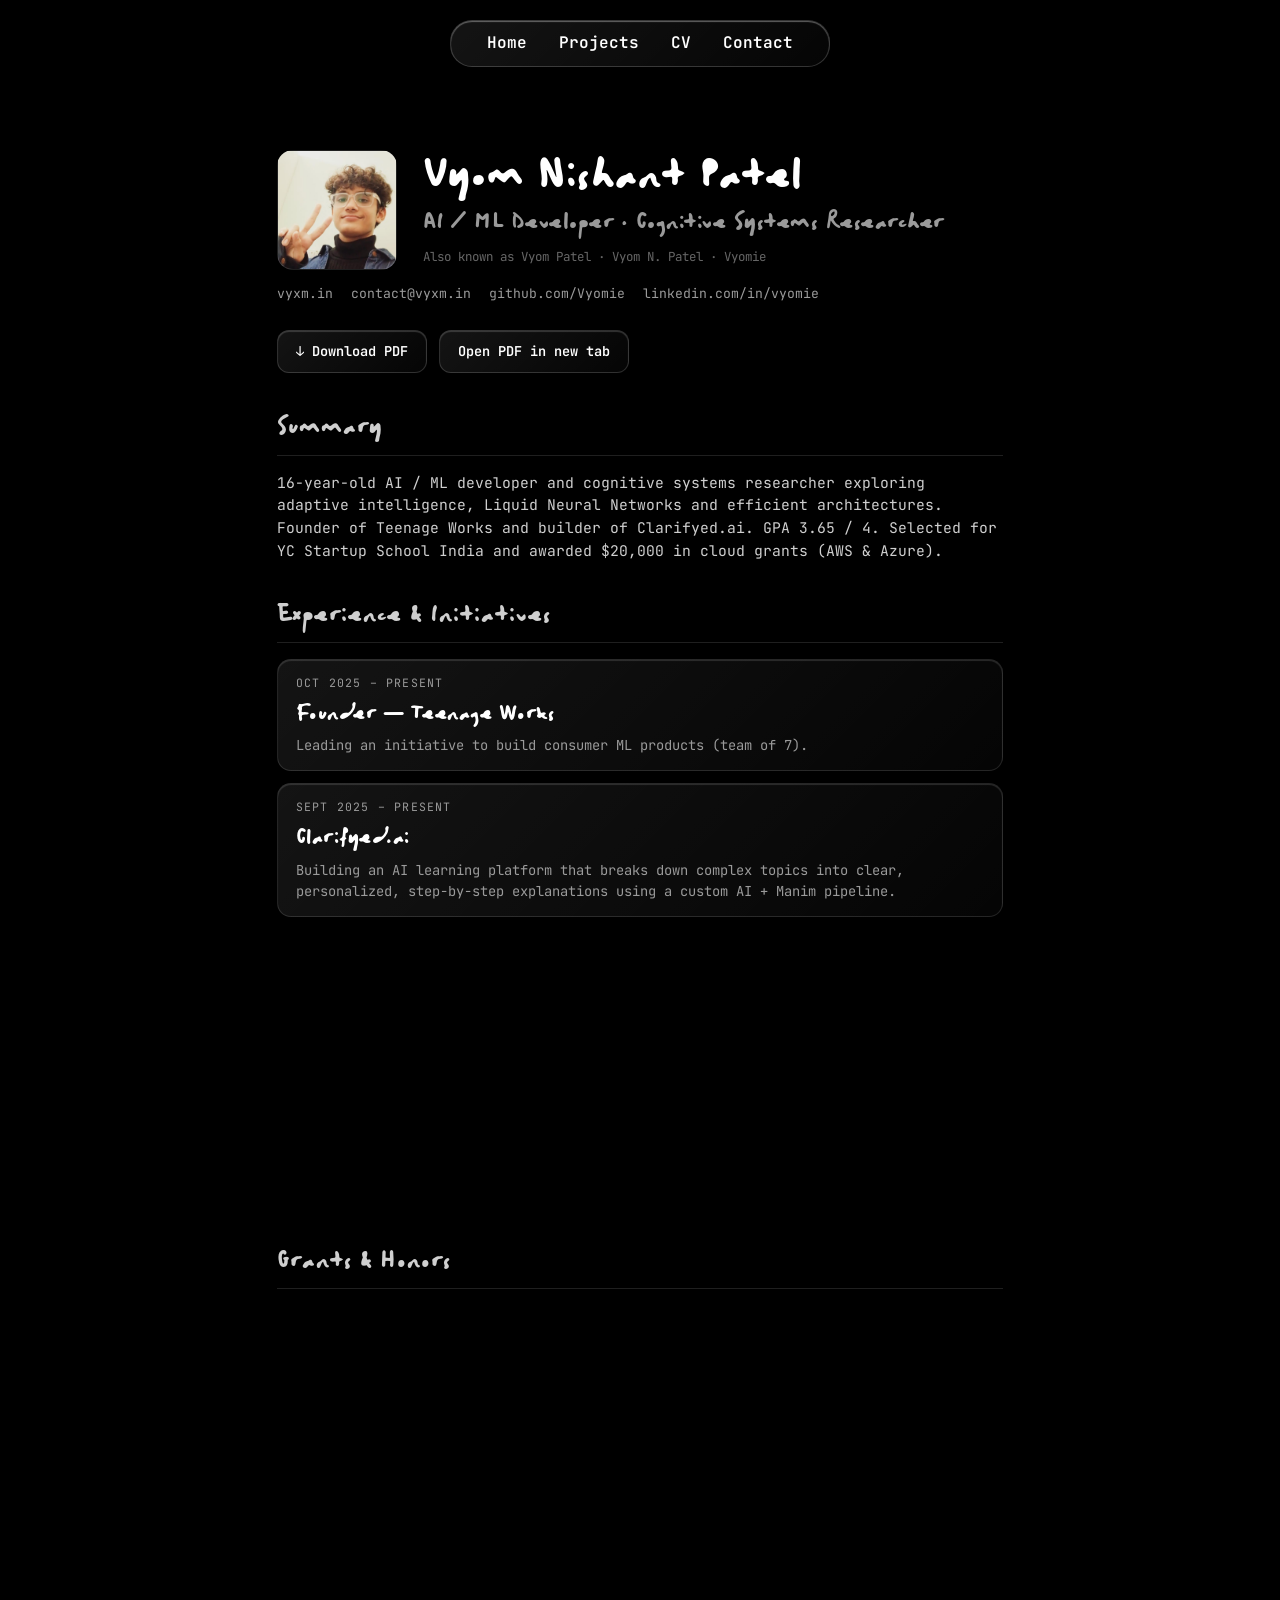
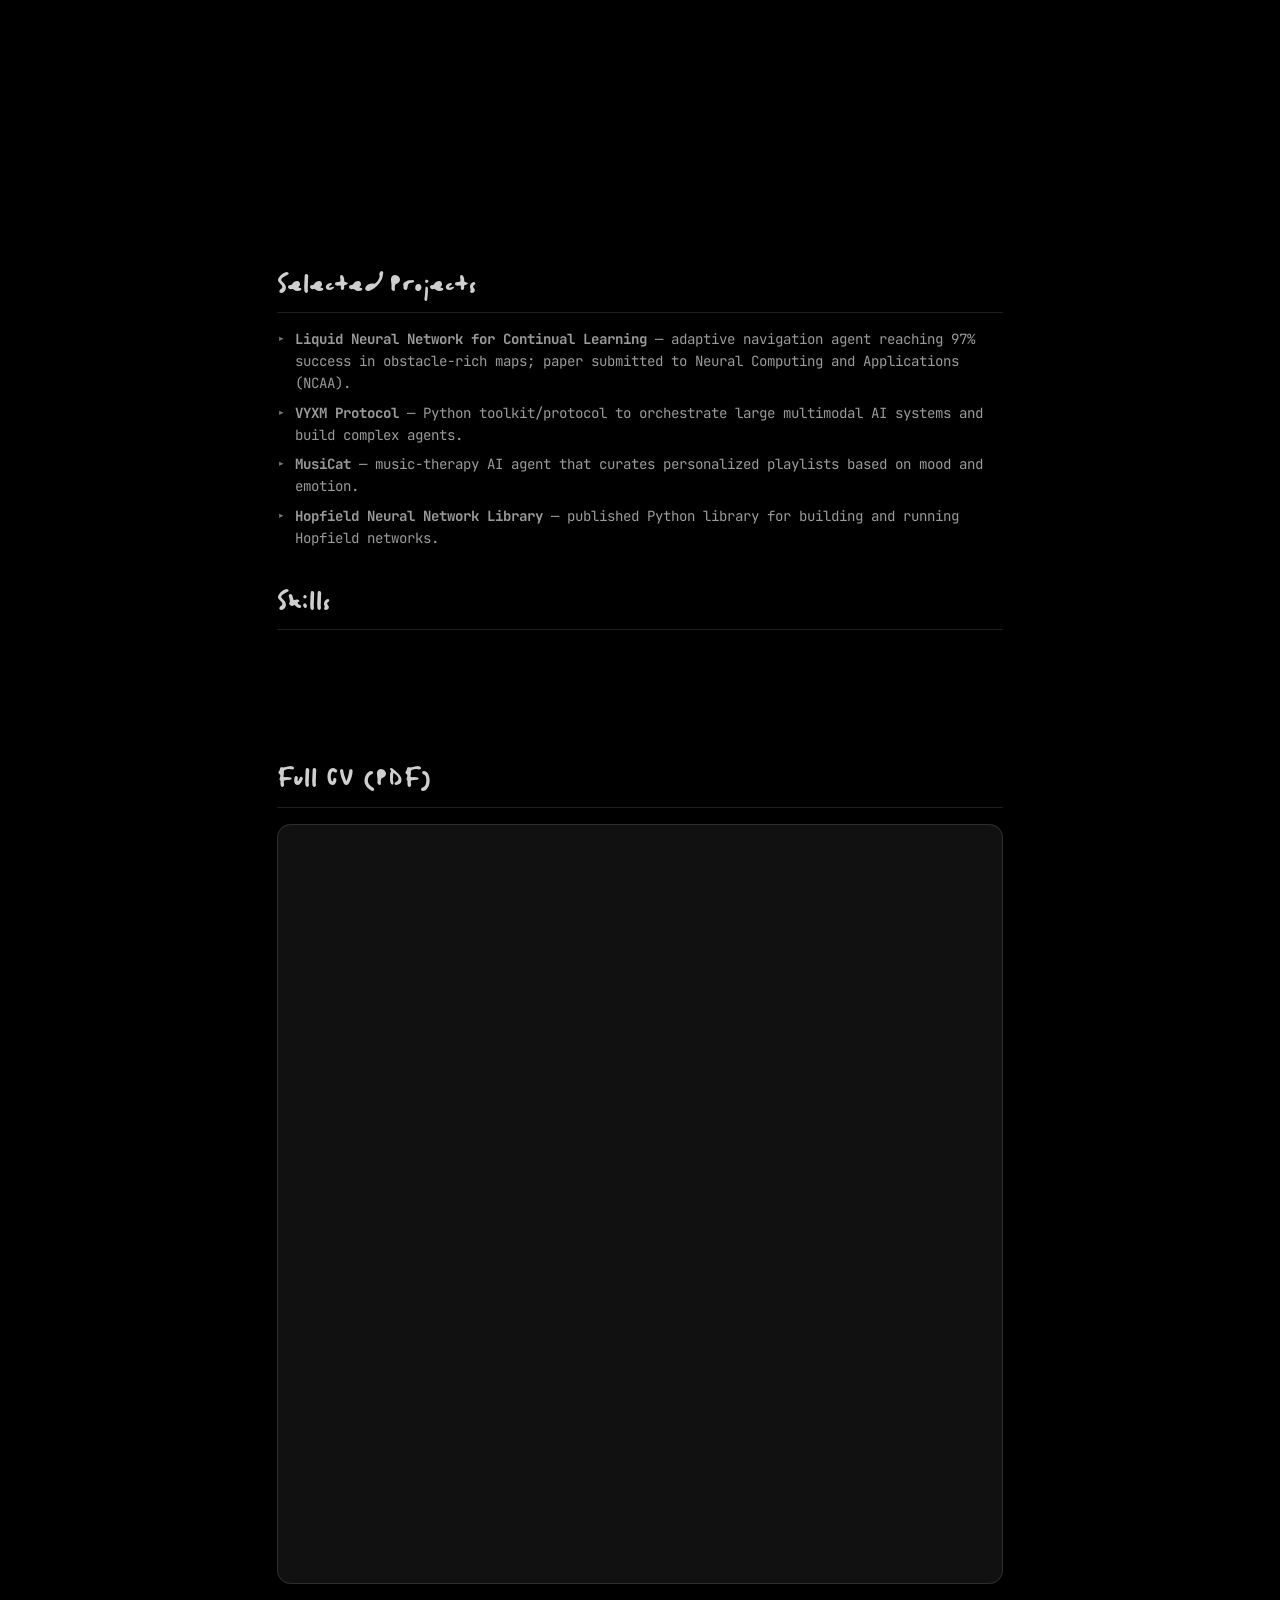
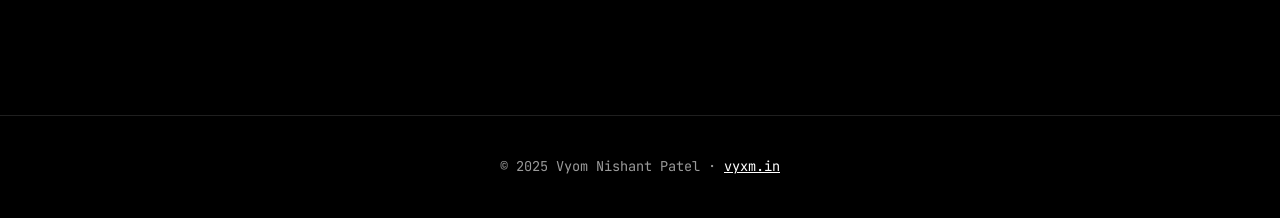
<file: cv/index.html>
<!DOCTYPE html>
<html lang="en">
<head>
<meta charset="UTF-8">
<meta name="viewport" content="width=device-width,initial-scale=1.0">

<!-- ===== SEO ===== -->
<title>Vyom Nishant Patel — CV / Résumé | Vyom Patel, Vyom N. Patel</title>
<meta name="description" content="Curriculum vitae of Vyom Nishant Patel (Vyom Patel, Vyom N. Patel) — AI / ML developer and cognitive systems researcher. Experience, projects, grants (AWS, Azure), skills and publications. Download PDF.">
<meta name="keywords" content="Vyom, Vyom Patel, Vyom N. Patel, Vyom Nishant Patel, Vyomie, CV, resume, curriculum vitae, AI developer, ML developer, machine learning, liquid neural networks">
<meta name="author" content="Vyom Nishant Patel">
<meta name="robots" content="index, follow, max-image-preview:large, max-snippet:-1">
<link rel="canonical" href="https://www.vyxm.in/cv/">

<link rel="icon" type="image/x-icon" href="/favicon.ico">
<link rel="icon" type="image/png" sizes="32x32" href="/favicon-32.png">
<link rel="apple-touch-icon" href="/apple-touch-icon.png">

<meta property="og:type" content="profile">
<meta property="og:title" content="Vyom Nishant Patel — CV / Résumé">
<meta property="og:description" content="AI / ML developer and cognitive systems researcher. Experience, projects, grants, skills and publications.">
<meta property="og:url" content="https://www.vyxm.in/cv/">
<meta property="og:image" content="https://www.vyxm.in/vyom-pfp.jpg">
<meta name="twitter:card" content="summary_large_image">
<meta name="twitter:title" content="Vyom Nishant Patel — CV / Résumé">
<meta name="twitter:image" content="https://www.vyxm.in/vyom-pfp.jpg">

<script type="application/ld+json">
{
  "@context": "https://schema.org",
  "@type": "Person",
  "name": "Vyom Nishant Patel",
  "alternateName": ["Vyom Patel", "Vyom N. Patel", "Vyom", "Vyomie"],
  "url": "https://www.vyxm.in/",
  "image": "https://www.vyxm.in/vyom-pfp.jpg",
  "jobTitle": "AI / ML Developer & Cognitive Systems Researcher",
  "email": "mailto:contact@vyxm.in",
  "worksFor": { "@type": "Organization", "name": "Teenage Works", "url": "https://teenage.works" },
  "knowsAbout": ["Artificial Intelligence", "Machine Learning", "Liquid Neural Networks", "Large Language Models", "Quantum Neural Networks", "Python", "PyTorch"],
  "sameAs": [
    "https://github.com/Vyomie",
    "https://www.linkedin.com/in/vyomie",
    "https://teenage.works",
    "https://clarifyed.ai"
  ]
}
</script>

<link href="https://fonts.googleapis.com/css2?family=JetBrains+Mono:wght@400;600&display=swap" rel="stylesheet">
<style>
@font-face{
  font-family:'Bristol';
  src:url('/fonts/Bristol.otf') format('opentype');
  font-weight:normal; font-style:normal; font-display:swap;
}
:root{ --bg:#000; --fg:#fff; --muted:#9a9a9a; --border:rgba(255,255,255,0.12);
  --glass:linear-gradient(135deg, rgba(255,255,255,0.08), rgba(255,255,255,0.02));
  --display:'Bristol','JetBrains Mono',monospace; }
*{box-sizing:border-box; margin:0; padding:0;}
html{scroll-behavior:smooth;}
body{background:var(--bg); color:var(--fg); font-family:'JetBrains Mono',monospace; line-height:1.55;}
a{color:var(--fg);} a:hover{color:var(--muted);}

/* navbar */
#navbar{position:fixed; top:20px; left:50%; transform:translateX(-50%);
  background:var(--glass); backdrop-filter:blur(18px) saturate(180%); -webkit-backdrop-filter:blur(18px) saturate(180%);
  border:1px solid rgba(255,255,255,0.18); border-radius:22px; padding:10px 36px; z-index:1000;
  box-shadow:0 8px 32px rgba(0,0,0,0.45), inset 0 1px 1px rgba(255,255,255,0.35); max-width:95%;}
#navbar ul{display:flex; gap:32px; list-style:none;}
#navbar ul li a{color:var(--fg); font-weight:600; text-decoration:none; white-space:nowrap;}
#navbar ul li a:hover{color:var(--muted);}

.wrap{max-width:880px; margin:0 auto; padding:150px 6vw 90px;}

/* header */
.cv-head{display:flex; gap:26px; align-items:center; flex-wrap:wrap; margin-bottom:14px;}
.cv-head .photo{width:120px; height:120px; border-radius:16px; border:1px solid var(--border);
  background:url('/vyom-pfp.jpg') center/cover no-repeat; flex-shrink:0;}
.cv-head h1{font-size:2.6em; line-height:1.05; font-family:var(--display); font-weight:normal; letter-spacing:1px;}
.cv-head .role{font-family:var(--display); font-size:1.4em; letter-spacing:0.5px; color:var(--muted); margin-top:8px;}
.cv-head .aka{color:#666; font-size:0.78em; margin-top:6px;}

.contact{display:flex; flex-wrap:wrap; gap:8px 18px; margin:14px 0 26px; font-size:0.82em;}
.contact a{color:var(--muted); text-decoration:none;}
.contact a:hover{color:var(--fg);}

.actions{display:flex; gap:12px; flex-wrap:wrap; margin-bottom:36px;}
.btn{display:inline-block; padding:10px 18px; border-radius:12px; font-weight:600; font-size:0.85em;
  text-decoration:none; background:var(--glass); backdrop-filter:blur(12px) saturate(160%);
  -webkit-backdrop-filter:blur(12px) saturate(160%); border:1px solid rgba(255,255,255,0.16);
  box-shadow:inset 0 1px 1px rgba(255,255,255,0.18); transition:border-color .2s, transform .2s;}
.btn:hover{border-color:rgba(255,255,255,0.34); transform:translateY(-2px); color:var(--fg);}

/* sections */
section.cv{margin-bottom:34px;}
section.cv > h2{font-family:var(--display); font-weight:normal; font-size:1.5em; letter-spacing:1px; color:#cfcfcf;
  padding-bottom:8px; border-bottom:1px solid var(--border); margin-bottom:16px;}

.summary{color:#cfcfcf; font-size:0.92em;}

.card{background:var(--glass); backdrop-filter:blur(12px) saturate(160%); -webkit-backdrop-filter:blur(12px) saturate(160%);
  border:1px solid var(--border); border-radius:14px; padding:14px 18px; margin-bottom:12px;
  box-shadow:inset 0 1px 1px rgba(255,255,255,0.14);}
.card .when{display:block; color:var(--muted); font-size:0.72em; text-transform:uppercase; letter-spacing:1.2px; margin-bottom:6px;}
.card h3{font-size:1.3em; font-family:var(--display); font-weight:normal; letter-spacing:0.5px; margin-bottom:5px;}
.card p{color:var(--muted); font-size:0.86em;}

.skills{display:flex; flex-wrap:wrap; gap:10px;}
.chip{padding:7px 14px; border-radius:999px; font-size:0.8em; background:var(--glass);
  backdrop-filter:blur(10px) saturate(150%); -webkit-backdrop-filter:blur(10px) saturate(150%);
  border:1px solid var(--border);}

ul.bullets{list-style:none;}
ul.bullets li{position:relative; padding-left:18px; color:var(--muted); font-size:0.88em; margin-bottom:8px;}
ul.bullets li::before{content:'▸'; position:absolute; left:0; color:#777;}

/* embedded pdf */
.pdf-frame{width:100%; height:760px; border:1px solid var(--border); border-radius:14px; background:#111;}

footer{text-align:center; color:var(--muted); font-size:0.85em; padding:40px 6vw; border-top:1px solid var(--border);}

@media(max-width:600px){
  .wrap{padding:120px 6vw 60px;}
  .cv-head h1{font-size:1.7em;}
  .pdf-frame{height:520px;}
  #navbar{padding:8px 16px;} #navbar ul{gap:16px;} #navbar ul li a{font-size:0.8em;}
}
@media print{
  #navbar,.actions,.pdf-section,footer{display:none !important;}
  body{background:#fff; color:#000;}
  .card,.chip,.btn{background:#fff !important; border-color:#ccc !important; box-shadow:none !important;}
  .wrap{padding:0;}
  a{color:#000;}
}
</style>
</head>
<body>

<nav id="navbar">
  <ul>
    <li><a href="/#hero">Home</a></li>
    <li><a href="/#projects">Projects</a></li>
    <li><a href="/cv/">CV</a></li>
    <li><a href="/#footer">Contact</a></li>
  </ul>
</nav>

<main class="wrap">

  <header class="cv-head">
    <div class="photo" role="img" aria-label="Vyom Nishant Patel"></div>
    <div>
      <h1>Vyom Nishant Patel</h1>
      <div class="role">AI / ML Developer · Cognitive Systems Researcher</div>
      <div class="aka">Also known as Vyom Patel · Vyom N. Patel · Vyomie</div>
    </div>
  </header>

  <div class="contact">
    <a href="https://www.vyxm.in/">vyxm.in</a>
    <a href="mailto:contact@vyxm.in">contact@vyxm.in</a>
    <a href="https://github.com/Vyomie" target="_blank">github.com/Vyomie</a>
    <a href="https://www.linkedin.com/in/vyomie" target="_blank">linkedin.com/in/vyomie</a>
  </div>

  <div class="actions">
    <a class="btn" href="/cv/Vyom-Nishant-Patel-CV.pdf" download>↓ Download PDF</a>
    <a class="btn" href="/cv/Vyom-Nishant-Patel-CV.pdf" target="_blank">Open PDF in new tab</a>
  </div>

  <!-- SUMMARY -->
  <section class="cv">
    <h2>Summary</h2>
    <p class="summary">
      16-year-old AI / ML developer and cognitive systems researcher exploring adaptive intelligence,
      Liquid Neural Networks and efficient architectures. Founder of Teenage Works and builder of Clarifyed.ai.
      GPA 3.65 / 4. Selected for YC Startup School India and awarded $20,000 in cloud grants (AWS &amp; Azure).
    </p>
  </section>

  <!-- EXPERIENCE -->
  <section class="cv">
    <h2>Experience &amp; Initiatives</h2>

    <div class="card">
      <span class="when">Oct 2025 – Present</span>
      <h3>Founder — Teenage Works</h3>
      <p>Leading an initiative to build consumer ML products (team of 7).</p>
    </div>
    <div class="card">
      <span class="when">Sept 2025 – Present</span>
      <h3>Clarifyed.ai</h3>
      <p>Building an AI learning platform that breaks down complex topics into clear, personalized, step-by-step explanations using a custom AI + Manim pipeline.</p>
    </div>
    <div class="card">
      <span class="when">Dec 2025 – Mar 2026</span>
      <h3>Founder — AI Student Community (AISC)</h3>
      <p>Founded and lead a student community for young builders in AI/ML — workshops, study jams and collaborative projects.</p>
    </div>
    <div class="card">
      <span class="when">Dec 2024 – Present</span>
      <h3>Quantum Neural Network (Prototype)</h3>
      <p>Hybrid Qiskit + PyTorch model for quantum-classical exploration using rotational entanglement.</p>
    </div>
  </section>

  <!-- GRANTS & HONORS -->
  <section class="cv">
    <h2>Grants &amp; Honors</h2>
    <div class="card">
      <span class="when">2026 · Grant</span>
      <h3>AWS Activate — $10,000 cloud credits</h3>
      <p>Awarded AWS startup credits to build and scale ML infrastructure.</p>
    </div>
    <div class="card">
      <span class="when">2026 · Grant</span>
      <h3>Microsoft for Startups (Azure) — $10,000 cloud credits</h3>
      <p>Awarded Azure credits for AI/ML workloads ($20,000 in cloud grants in total).</p>
    </div>
    <div class="card">
      <span class="when">Apr 2026</span>
      <h3>YC Startup School — India</h3>
      <p>Selected among ~2,000 founders and builders for Y Combinator's first-ever Startup School in India (Bengaluru).</p>
    </div>
    <div class="card">
      <span class="when">Oct 2024</span>
      <h3>PRAYAAS Research Initiative — National Level (NCERT)</h3>
      <p>Selected for research on Liquid Neural Networks by the National Council of Educational Research and Training.</p>
    </div>
  </section>

  <!-- PROJECTS -->
  <section class="cv">
    <h2>Selected Projects</h2>
    <ul class="bullets">
      <li><strong>Liquid Neural Network for Continual Learning</strong> — adaptive navigation agent reaching 97% success in obstacle-rich maps; paper submitted to Neural Computing and Applications (NCAA).</li>
      <li><strong>VYXM Protocol</strong> — Python toolkit/protocol to orchestrate large multimodal AI systems and build complex agents.</li>
      <li><strong>MusiCat</strong> — music-therapy AI agent that curates personalized playlists based on mood and emotion.</li>
      <li><strong>Hopfield Neural Network Library</strong> — published Python library for building and running Hopfield networks.</li>
    </ul>
  </section>

  <!-- SKILLS -->
  <section class="cv">
    <h2>Skills</h2>
    <div class="skills">
      <span class="chip">Python</span>
      <span class="chip">PyTorch</span>
      <span class="chip">TensorFlow</span>
      <span class="chip">JavaScript</span>
      <span class="chip">C++</span>
      <span class="chip">Linux</span>
      <span class="chip">HTML / CSS</span>
      <span class="chip">Liquid Neural Networks</span>
      <span class="chip">LLMs</span>
      <span class="chip">Qiskit</span>
    </div>
  </section>

  <!-- EMBEDDED PDF -->
  <section class="cv pdf-section">
    <h2>Full CV (PDF)</h2>
    <iframe class="pdf-frame" src="/cv/Vyom-Nishant-Patel-CV.pdf" title="Vyom Nishant Patel — CV PDF"></iframe>
  </section>

</main>

<footer>© 2025 Vyom Nishant Patel · <a href="/">vyxm.in</a></footer>

</body>
</html>
</file>
